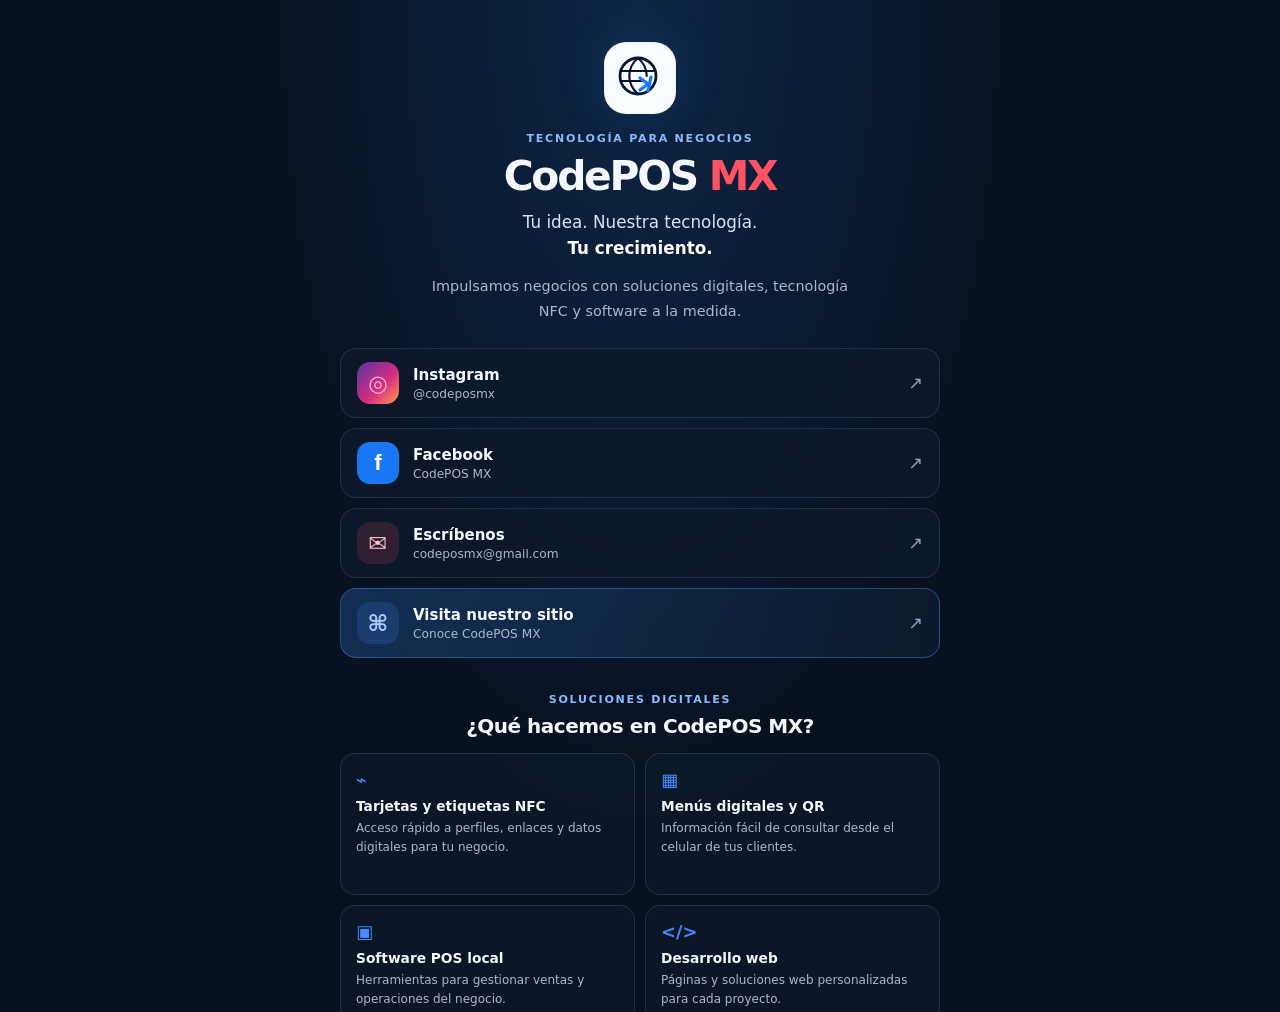
<file: index.html>
<!doctype html>
<html lang="es">
<head>
  <meta charset="utf-8">
  <meta name="viewport" content="width=device-width, initial-scale=1">
  <meta http-equiv="refresh" content="0; url=link.html">
  <link rel="canonical" href="https://chemazu22.github.io/CodePOSMX-link-nfc/link.html">
  <title>CodePOS MX | Conecta con nosotros</title>
</head>
<body>
  <p>Abriendo el mini sitio de CodePOS MX… <a href="link.html">Continuar</a></p>
</body>
</html>
</file>
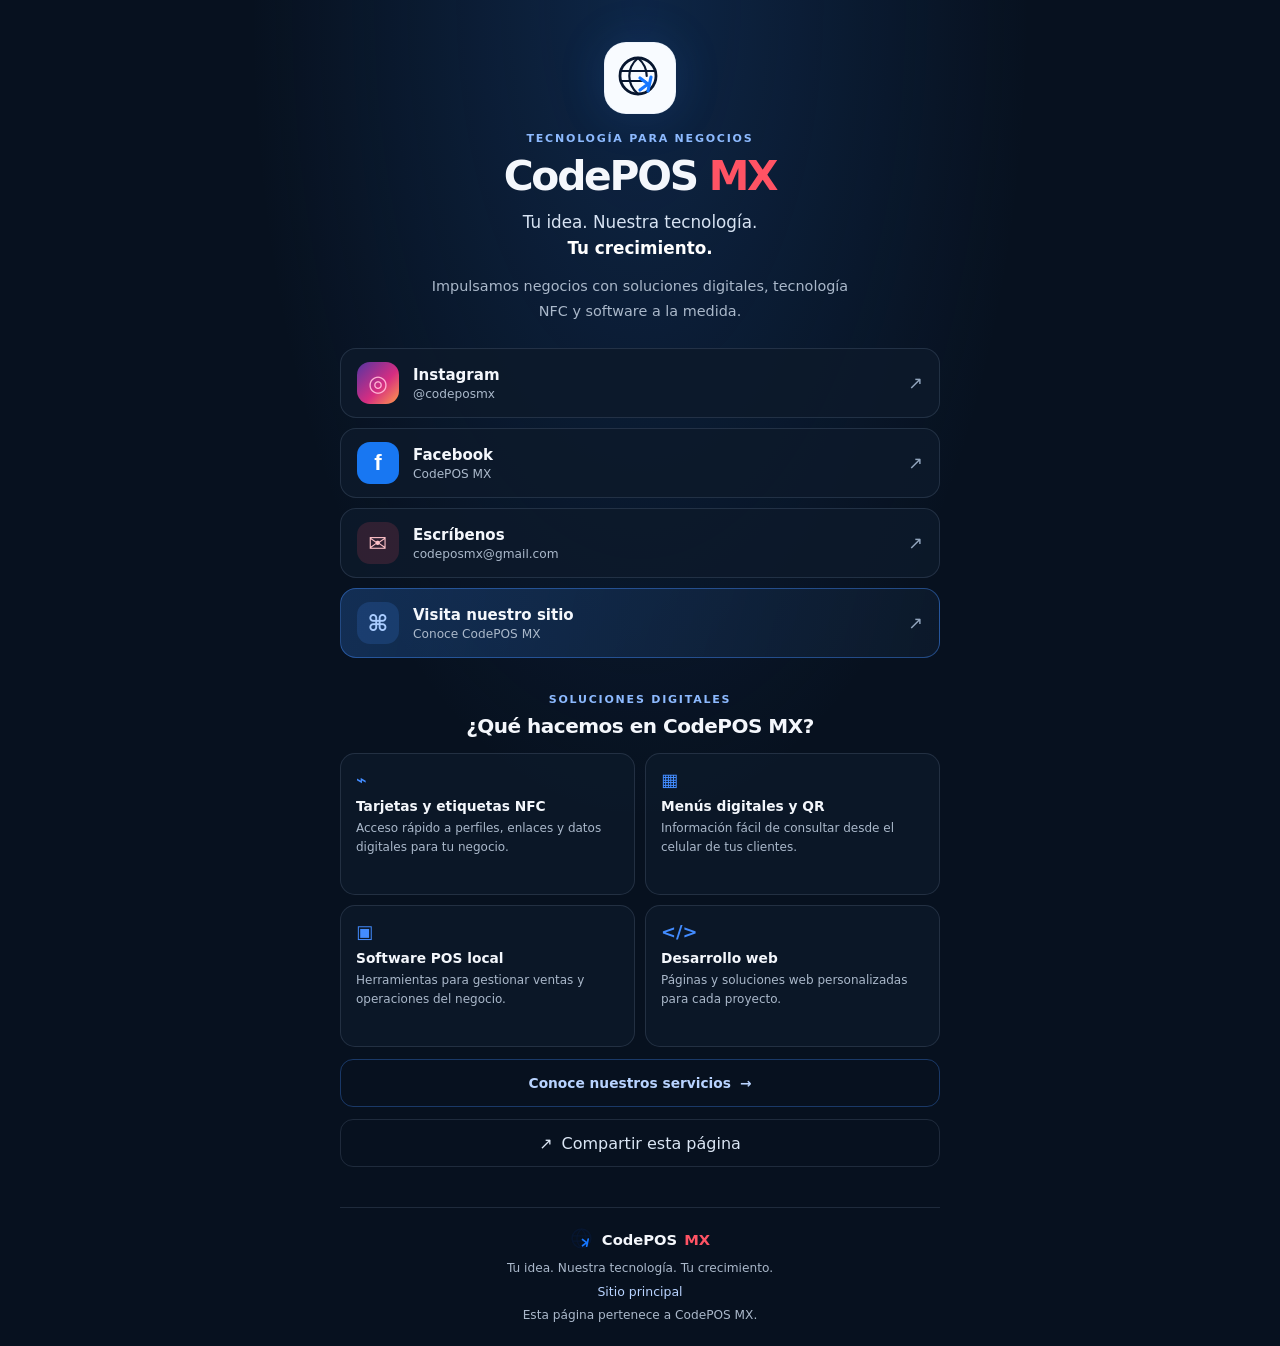
<file: link.html>
<!doctype html>
<html lang="es">
<head>
  <meta charset="utf-8">
  <meta name="viewport" content="width=device-width, initial-scale=1">
  <meta name="theme-color" content="#07111f">
  <meta name="description" content="Conoce CodePOS MX: tecnología NFC, menús digitales, software POS y desarrollo web para impulsar tu negocio.">
  <meta property="og:type" content="website">
  <meta property="og:title" content="CodePOS MX | Conecta con nosotros">
  <meta property="og:description" content="Tu idea. Nuestra tecnología. Tu crecimiento.">
  <meta property="og:url" content="https://chemazu22.github.io/CodePOSMX-link-nfc/link.html">
  <meta property="og:image" content="https://altamirano-code.github.io/CodePOSMX-page/public/POS.jpg">
  <link rel="icon" type="image/svg+xml" href="public/favicon.svg">
  <link rel="stylesheet" href="link.css">
  <title>CodePOS MX | Conecta con nosotros</title>
</head>
<body>
  <main class="page-shell">
    <header class="profile">
      <img class="logo" src="public/favicon.svg" alt="Símbolo de CodePOS MX" width="72" height="72">
      <p class="eyebrow">TECNOLOGÍA PARA NEGOCIOS</p>
      <h1>CodePOS <span>MX</span></h1>
      <p class="tagline">Tu idea. Nuestra tecnología.<br><strong>Tu crecimiento.</strong></p>
      <p class="intro">Impulsamos negocios con soluciones digitales, tecnología NFC y software a la medida.</p>
    </header>

    <nav class="links" aria-label="Enlaces de CodePOS MX">
      <a class="link-card" href="https://www.instagram.com/codeposmx/" target="_blank" rel="noopener noreferrer">
        <span class="link-icon instagram" aria-hidden="true">◎</span><span><strong>Instagram</strong><small>@codeposmx</small></span><span class="arrow" aria-hidden="true">↗</span>
      </a>
      <a class="link-card" href="https://www.facebook.com/profile.php?id=61595543454633" target="_blank" rel="noopener noreferrer">
        <span class="link-icon facebook" aria-hidden="true">f</span><span><strong>Facebook</strong><small>CodePOS MX</small></span><span class="arrow" aria-hidden="true">↗</span>
      </a>
      <a class="link-card" href="mailto:codeposmx@gmail.com">
        <span class="link-icon mail" aria-hidden="true">✉</span><span><strong>Escríbenos</strong><small>codeposmx@gmail.com</small></span><span class="arrow" aria-hidden="true">↗</span>
      </a>
      <a class="link-card link-primary" href="https://altamirano-code.github.io/CodePOSMX-page/" target="_blank" rel="noopener noreferrer">
        <span class="link-icon web" aria-hidden="true">⌘</span><span><strong>Visita nuestro sitio</strong><small>Conoce CodePOS MX</small></span><span class="arrow" aria-hidden="true">↗</span>
      </a>
    </nav>

    <section class="services" aria-labelledby="services-title">
      <div class="section-heading"><p class="eyebrow">SOLUCIONES DIGITALES</p><h2 id="services-title">¿Qué hacemos en CodePOS MX?</h2></div>
      <div class="service-grid">
        <article class="service"><span aria-hidden="true">⌁</span><h3>Tarjetas y etiquetas NFC</h3><p>Acceso rápido a perfiles, enlaces y datos digitales para tu negocio.</p></article>
        <article class="service"><span aria-hidden="true">▦</span><h3>Menús digitales y QR</h3><p>Información fácil de consultar desde el celular de tus clientes.</p></article>
        <article class="service"><span aria-hidden="true">▣</span><h3>Software POS local</h3><p>Herramientas para gestionar ventas y operaciones del negocio.</p></article>
        <article class="service"><span aria-hidden="true">&lt;/&gt;</span><h3>Desarrollo web</h3><p>Páginas y soluciones web personalizadas para cada proyecto.</p></article>
      </div>
      <a class="catalog-link" href="https://altamirano-code.github.io/CodePOSMX-page/catalogo.html" target="_blank" rel="noopener noreferrer">Conoce nuestros servicios <span aria-hidden="true">→</span></a>
    </section>

    <button class="share-button" id="shareButton" type="button"><span aria-hidden="true">↗</span> Compartir esta página</button>
    <p class="share-status" id="shareStatus" role="status" aria-live="polite"></p>

    <footer class="footer">
      <a href="https://altamirano-code.github.io/CodePOSMX-page/" class="footer-brand" target="_blank" rel="noopener noreferrer"><img src="public/favicon.svg" alt="" width="25" height="25"> CodePOS <span>MX</span></a>
      <p>Tu idea. Nuestra tecnología. Tu crecimiento.</p>
      <a href="https://altamirano-code.github.io/CodePOSMX-page/" target="_blank" rel="noopener noreferrer">Sitio principal</a>
      <small>Esta página pertenece a CodePOS MX.</small>
    </footer>
  </main>
  <script src="link.js" defer></script>
</body>
</html>
</file>
<file: link.css>
:root {
  color-scheme: dark;
  --bg: #07111f;
  --surface: #0d1a2b;
  --surface-hover: #12243a;
  --line: rgba(173, 197, 230, .14);
  --text: #f4f7fc;
  --muted: #aab8ca;
  --blue: #438cff;
  --red: #ff5364;
}
* { box-sizing: border-box; }
html { min-width: 320px; background: var(--bg); }
body {
  margin: 0; min-height: 100vh; color: var(--text);
  font-family: Inter, ui-sans-serif, system-ui, -apple-system, BlinkMacSystemFont, "Segoe UI", sans-serif;
  background: radial-gradient(ellipse at 50% 0%, rgba(31, 91, 171, .28), transparent 43%), var(--bg);
}
a { color: inherit; text-decoration: none; }
button { font: inherit; }
.page-shell { width: min(100% - 32px, 600px); margin: 0 auto; padding: 42px 0 24px; }
.profile { text-align: center; }
.logo { display: block; width: 72px; height: 72px; margin: 0 auto 18px; padding: 11px; border: 1px solid var(--line); border-radius: 22px; background: #f8fbff; box-shadow: 0 0 48px rgba(50, 126, 234, .16); }
.eyebrow { margin: 0; color: #8dbaff; font-size: .69rem; font-weight: 750; letter-spacing: .16em; }
h1 { margin: 7px 0 9px; font-size: clamp(2rem, 8vw, 2.55rem); letter-spacing: -.055em; }
h1 span, .footer-brand span { color: var(--red); }
.tagline { margin: 0; color: #d7e3f3; font-size: 1.05rem; line-height: 1.55; }
.tagline strong { color: white; }
.intro { max-width: 420px; margin: 13px auto 25px; color: var(--muted); font-size: .9rem; line-height: 1.7; }
.links { display: grid; gap: 10px; }
.link-card { display: flex; min-height: 70px; align-items: center; gap: 14px; padding: 12px 16px; border: 1px solid var(--line); border-radius: 16px; background: rgba(13, 26, 43, .88); transition: transform .18s ease, border-color .18s ease, background .18s ease; }
.link-card:hover, .link-card:focus-visible { transform: translateY(-2px); border-color: rgba(95, 155, 255, .55); background: var(--surface-hover); }
.link-icon { display: grid; width: 42px; height: 42px; flex: 0 0 42px; place-items: center; border-radius: 13px; font-size: 1.4rem; font-weight: 800; }
.instagram { color: #ffb3d4; background: linear-gradient(135deg, #5535a2, #d62d81 58%, #ff9b4a); }
.facebook { color: white; background: #1877f2; font-family: Arial, sans-serif; }
.mail { color: #ffc2c8; background: rgba(255, 83, 100, .15); }
.web { color: #a9ccff; background: rgba(67, 140, 255, .17); }
.link-card > span:nth-child(2) { display: grid; gap: 3px; text-align: left; }
.link-card strong { font-size: .94rem; }
.link-card small { color: var(--muted); font-size: .76rem; }
.arrow { margin-left: auto; color: #91a4bc; font-size: 1.1rem; }
.link-primary { border-color: rgba(67, 140, 255, .42); background: linear-gradient(105deg, rgba(28, 71, 129, .55), rgba(13, 26, 43, .9)); }
.services { margin-top: 35px; }
.section-heading { margin-bottom: 15px; text-align: center; }
.section-heading h2 { margin: 8px 0 0; font-size: 1.25rem; letter-spacing: -.025em; }
.service-grid { display: grid; grid-template-columns: repeat(2, minmax(0, 1fr)); gap: 10px; }
.service { min-height: 142px; padding: 15px; border: 1px solid var(--line); border-radius: 15px; background: rgba(13, 26, 43, .78); }
.service > span { color: var(--blue); font-size: 1.12rem; font-weight: 750; }
.service h3 { margin: 8px 0 5px; font-size: .86rem; }
.service p { margin: 0; color: var(--muted); font-size: .75rem; line-height: 1.55; }
.catalog-link { display: flex; min-height: 48px; align-items: center; justify-content: center; gap: 9px; margin-top: 12px; border: 1px solid rgba(67, 140, 255, .32); border-radius: 13px; color: #b8d3ff; font-size: .86rem; font-weight: 650; }
.catalog-link:hover { background: rgba(67, 140, 255, .1); }
.share-button { display: flex; width: 100%; min-height: 48px; align-items: center; justify-content: center; gap: 9px; margin-top: 12px; border: 1px solid var(--line); border-radius: 13px; color: #dbe6f4; background: transparent; cursor: pointer; }
.share-button:hover { background: var(--surface); }
.share-status { min-height: 1.2em; margin: 6px 0 0; color: #a9ccff; text-align: center; font-size: .75rem; }
.footer { display: grid; justify-items: center; gap: 9px; margin-top: 20px; padding-top: 19px; border-top: 1px solid var(--line); text-align: center; }
.footer-brand { display: inline-flex; align-items: center; gap: 7px; font-size: .92rem; font-weight: 750; }
.footer p, .footer small { margin: 0; color: var(--muted); font-size: .76rem; }
.footer > a:not(.footer-brand) { color: #b8d3ff; font-size: .78rem; }
:focus-visible { outline: 3px solid #8dbaff; outline-offset: 3px; }
@media (max-width: 420px) { .page-shell { padding-top: 30px; } .service { padding: 13px; min-height: 150px; } .service h3 { font-size: .82rem; } }
@media (prefers-reduced-motion: reduce) { *, *::before, *::after { scroll-behavior: auto !important; transition-duration: .01ms !important; animation-duration: .01ms !important; } }
</file>
